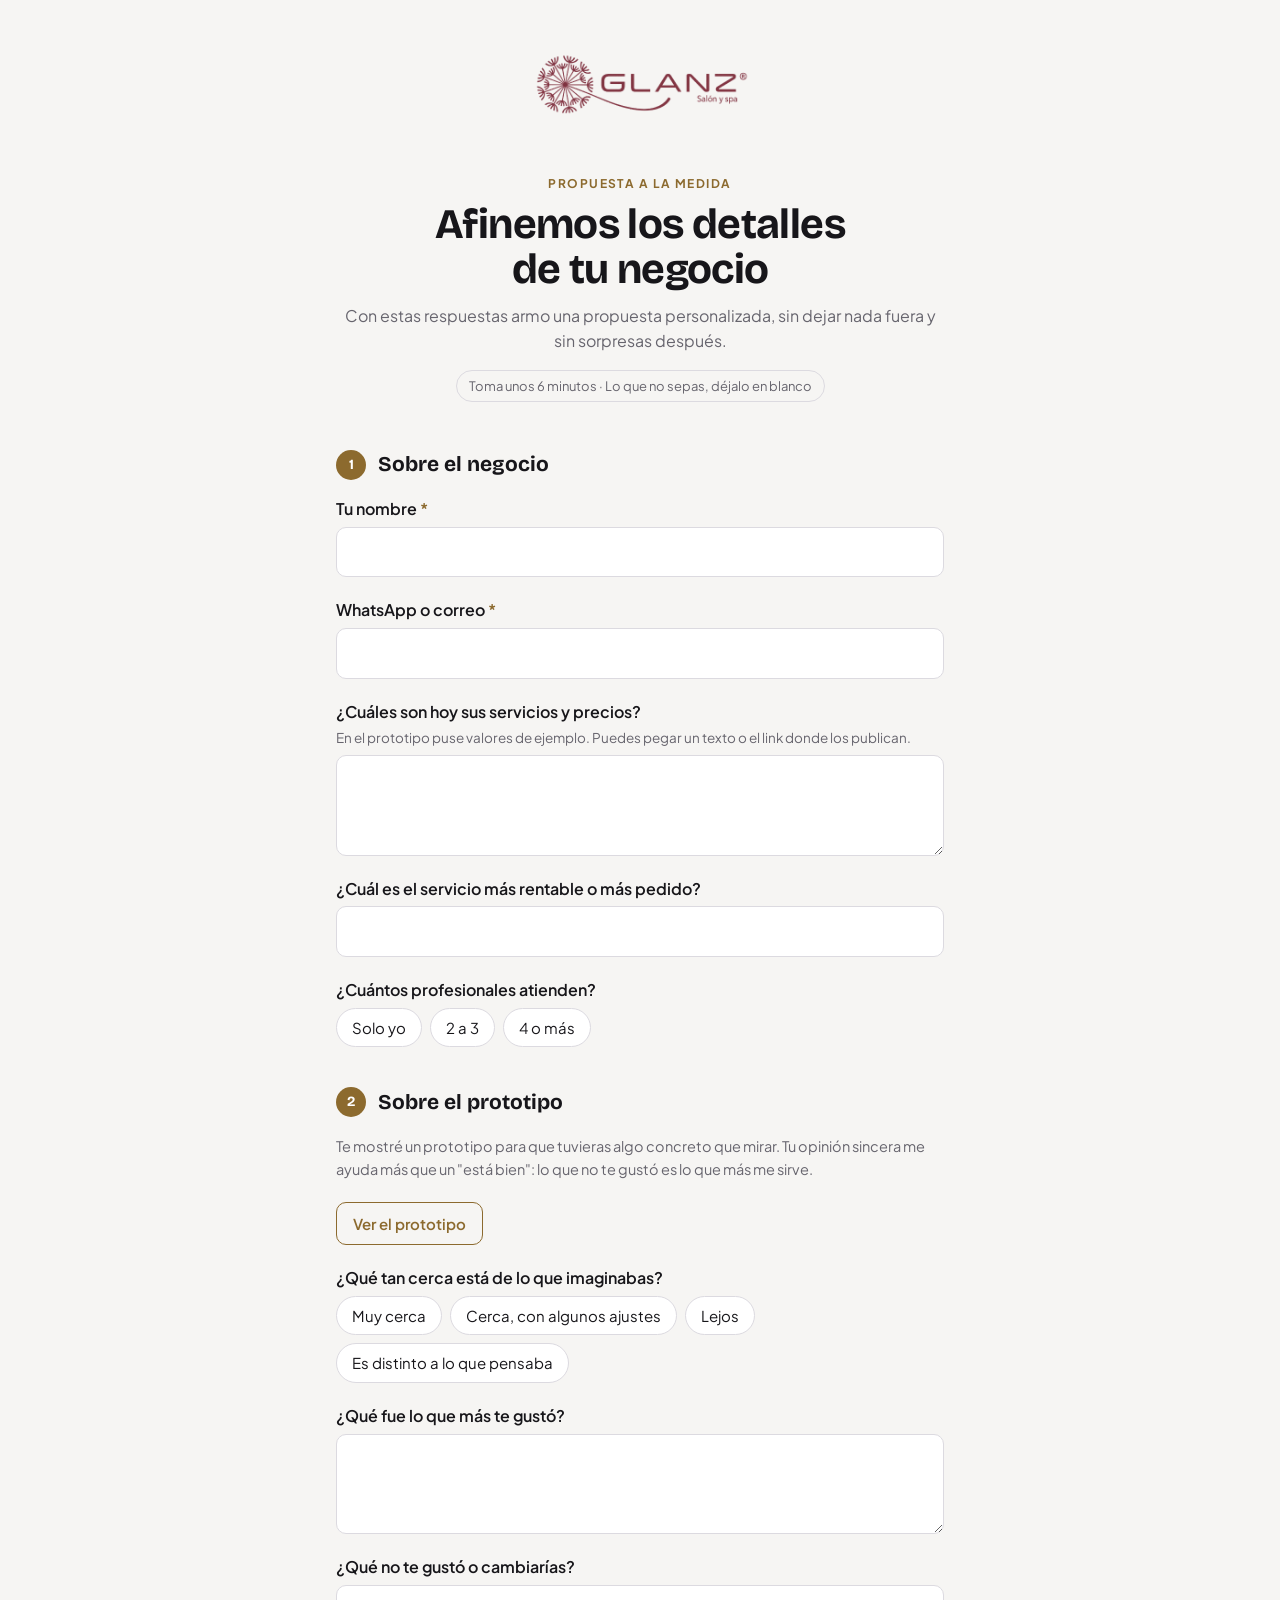
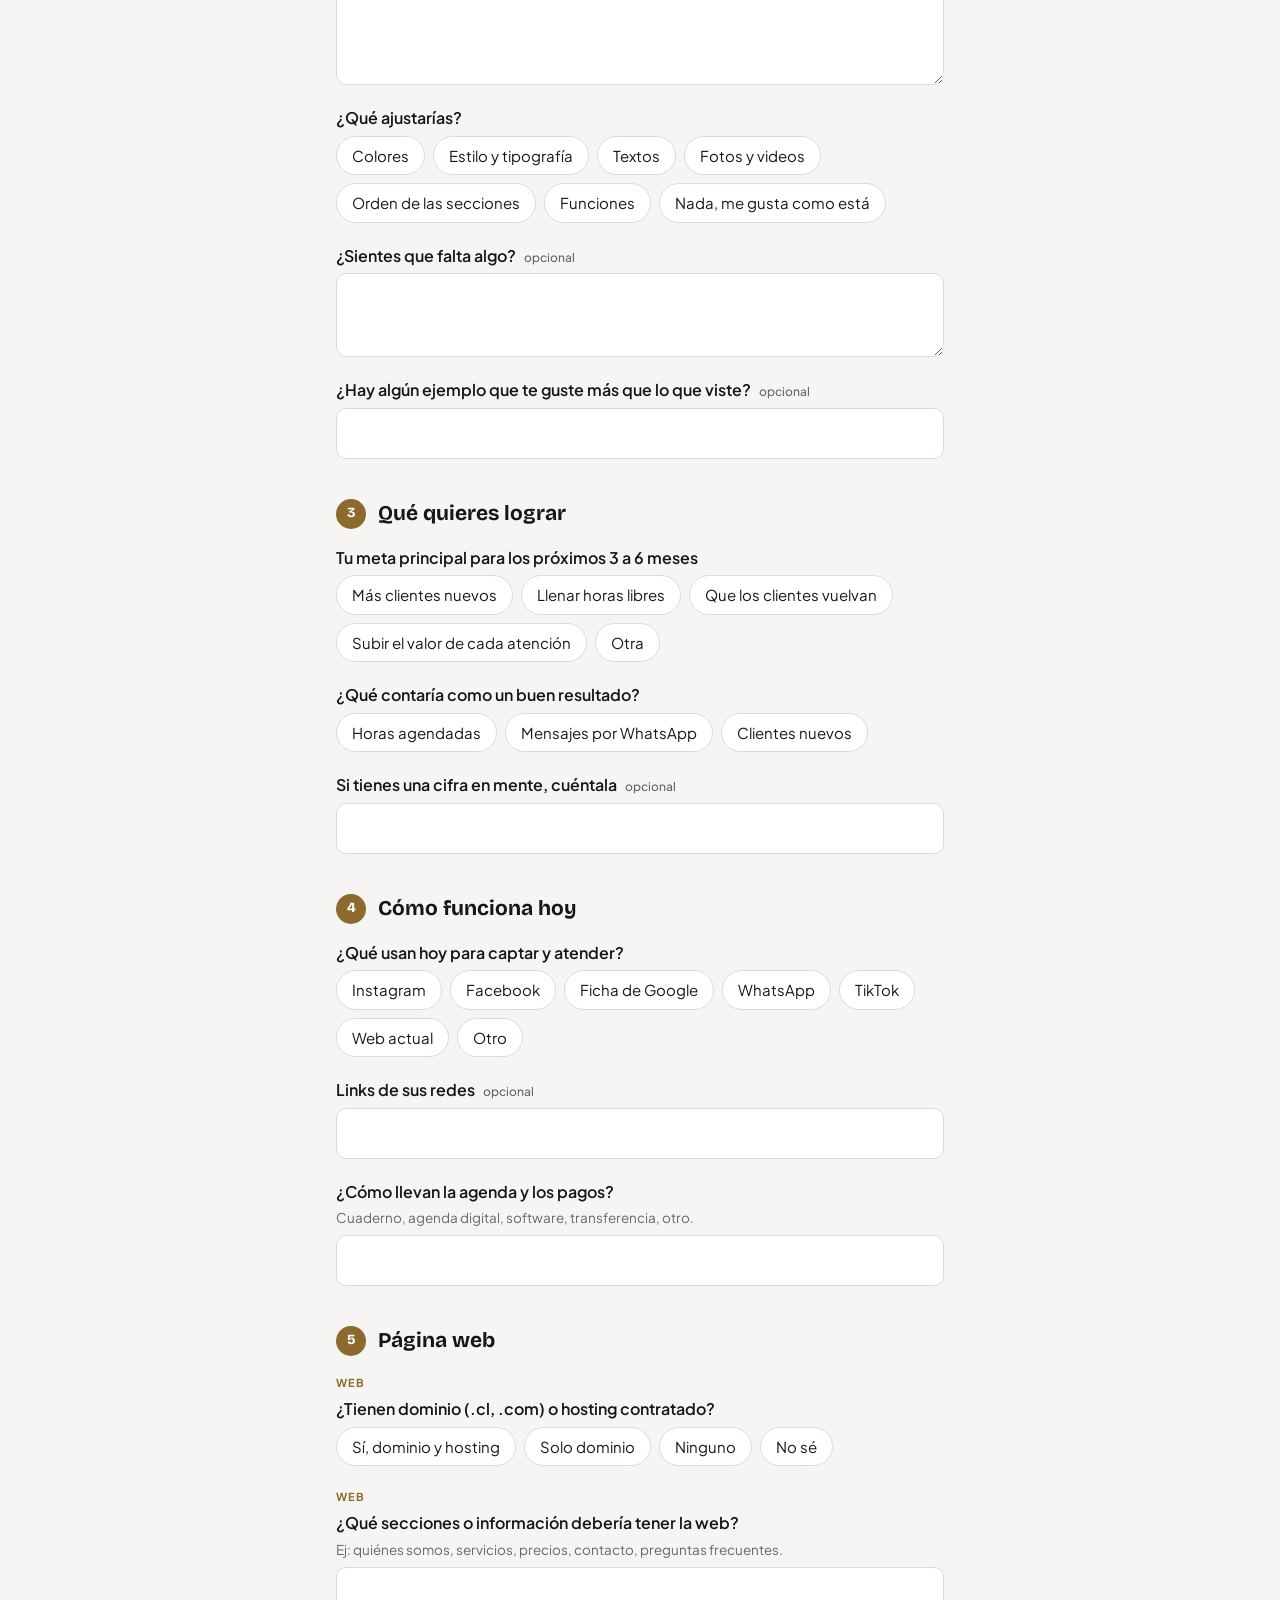
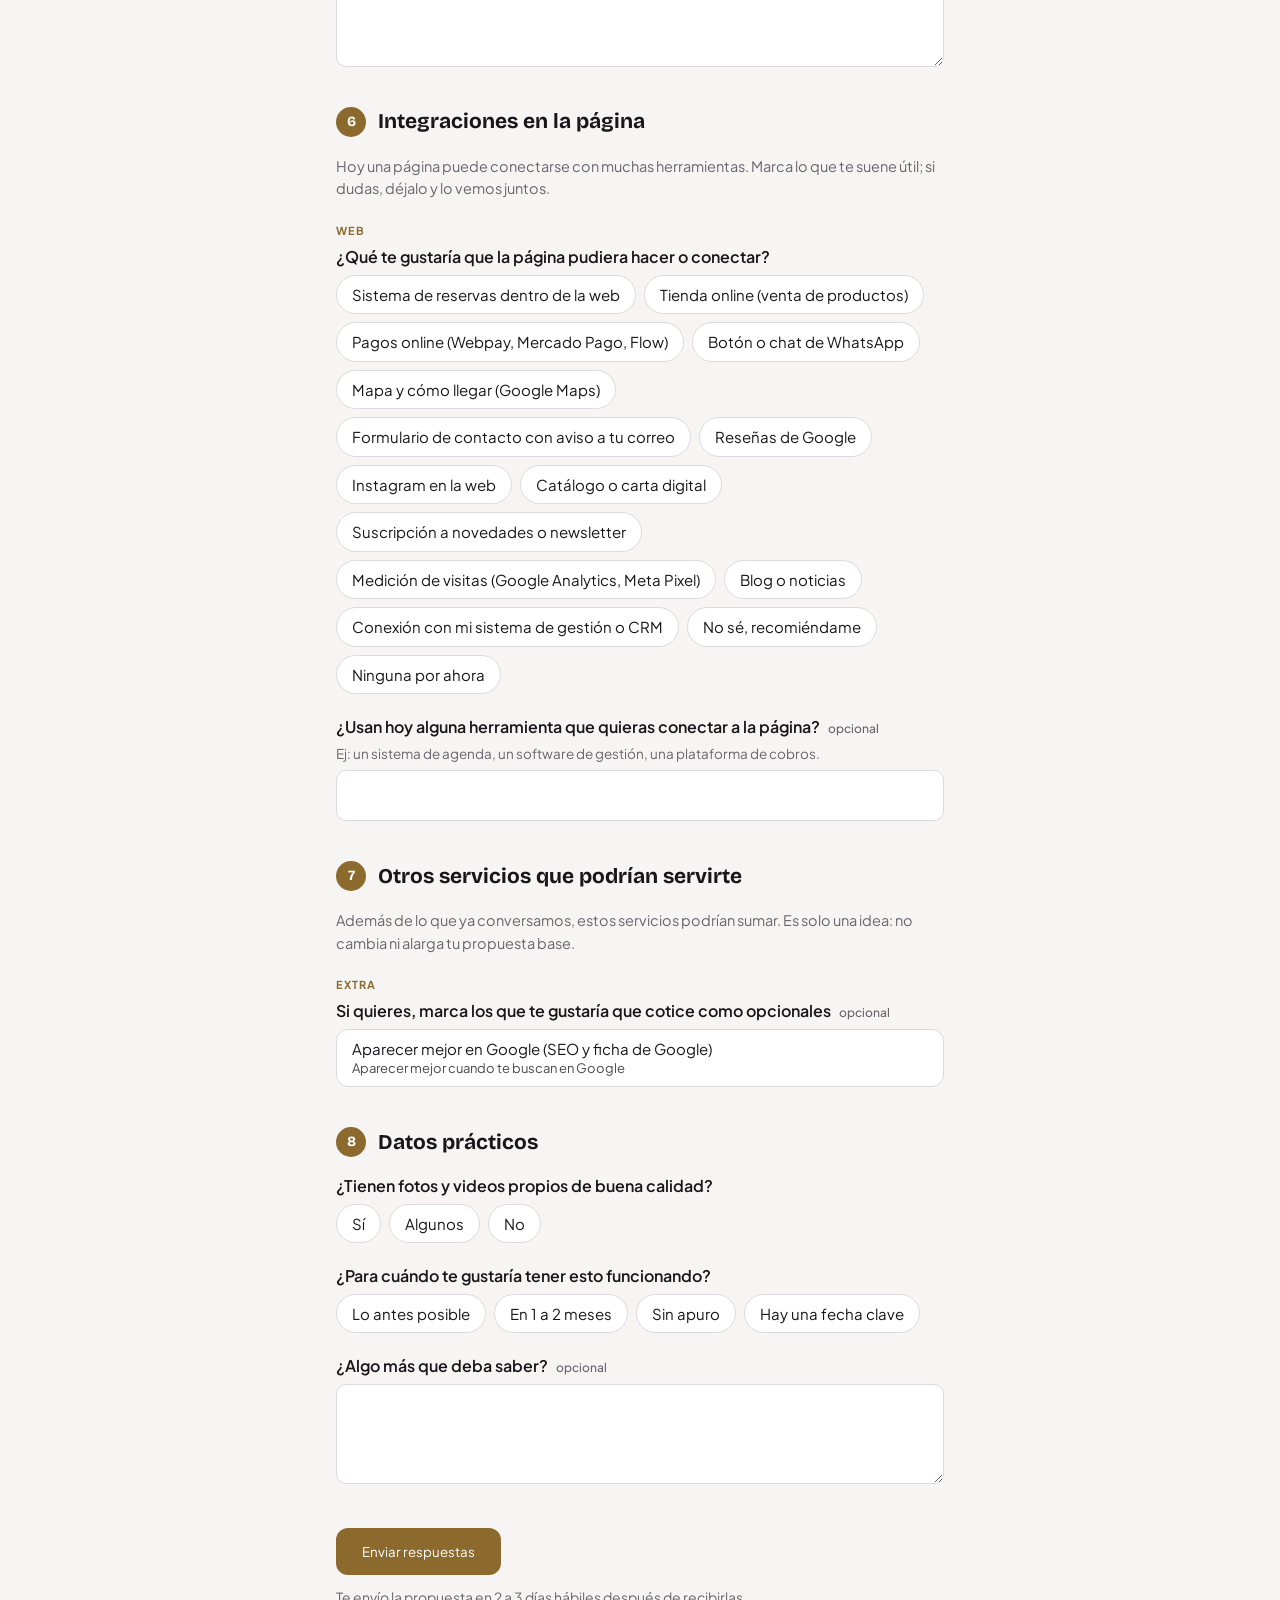
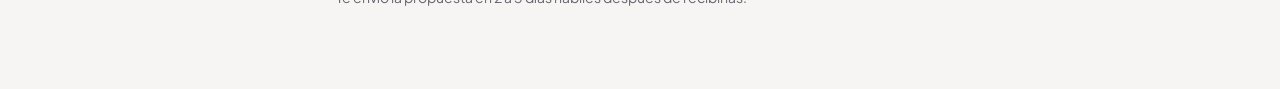
<file: consulta-musa.html>
<!doctype html>
<html lang="es">
<head>
<meta charset="utf-8">
<meta name="viewport" content="width=device-width, initial-scale=1">
<meta name="robots" content="noindex">
<meta name="theme-color" content="#f6f5f3">
<title>Musa Studio · Afinemos los detalles de tu negocio</title>
<link rel="preconnect" href="https://fonts.googleapis.com">
<link rel="stylesheet" href="https://fonts.googleapis.com/css2?family=Bricolage+Grotesque:opsz,wght@12..96,700&family=Plus+Jakarta+Sans:wght@400;500;600;700&display=swap">
<style>
:root{--bg:#0b0b0d;--panel:#15151a;--fg:#f3f1ee;--mut:#9b99a1;--line:#2b2b33;--field:#101014;--acc:#8C6A2E;--acc-fg:#ffffff}.light{--bg:#f6f5f3;--panel:#ffffff;--fg:#17161a;--mut:#67656e;--line:#dcdae0;--field:#ffffff}*{box-sizing:border-box}html{-webkit-text-size-adjust:100%}body{margin:0;background:var(--bg);color:var(--fg);font:16px/1.55 "Plus Jakarta Sans","Segoe UI",system-ui,sans-serif}.prog{position:fixed;inset:0 0 auto 0;height:3px;background:transparent;z-index:5}.prog i{display:block;height:100%;width:0;background:var(--acc);transition:width .25s}.wrap{max-width:640px;margin:0 auto;padding:28px 16px 80px}.brand{display:flex;flex-direction:column;align-items:center;gap:12px;margin-bottom:32px;text-align:center}.brand img{display:block;height:var(--lh,56px);width:auto;max-width:min(260px,64vw);object-fit:contain}.brand b{font:700 14px "Bricolage Grotesque",sans-serif;letter-spacing:.16em;text-transform:uppercase}#intro{text-align:center}.q[data-if]{padding-left:14px;border-left:2px solid var(--line)}.eyebrow{display:inline-block;color:var(--acc);font-weight:700;font-size:12px;letter-spacing:.12em;text-transform:uppercase;margin:0 0 8px}h1{font:700 clamp(30px,7vw,42px)/1.08 "Bricolage Grotesque",sans-serif;margin:0 0 12px;letter-spacing:-.015em;text-wrap:balance}.lead{color:var(--mut);margin:0 auto 16px;max-width:52ch}.meta{display:inline-block;font-size:13px;color:var(--mut);border:1px solid var(--line);border-radius:999px;padding:5px 12px;margin-bottom:8px}section.sec{margin-top:40px;display:flex;flex-direction:column;gap:22px}h2{display:flex;align-items:center;gap:12px;font:700 21px/1.2 "Bricolage Grotesque",sans-serif;margin:0 0 -4px}h2 .n{flex:none;display:grid;place-items:center;width:30px;height:30px;border-radius:50%;background:var(--acc);color:var(--acc-fg);font-size:14px}.q{display:flex;flex-direction:column;gap:7px}.ql{font-weight:600;line-height:1.35}.ql-t+.op{margin-left:8px}.op{font-style:normal;font-weight:500;font-size:12px;color:var(--mut)}.req .ql-t::after{content:" *";color:var(--acc)}.hint{color:var(--mut);font-size:13.5px;line-height:1.4}.tag{align-self:flex-start;font-size:11px;font-weight:700;letter-spacing:.08em;text-transform:uppercase;color:var(--acc)}input[type=text],select,textarea{width:100%;font:inherit;color:var(--fg);background:var(--field);border:1px solid var(--line);border-radius:10px;padding:12px 14px}textarea{resize:vertical;min-height:84px}select{appearance:auto}input:focus-visible,select:focus-visible,textarea:focus-visible{outline:2px solid var(--acc);outline-offset:1px;border-color:var(--acc)}.bad{border-color:#e5484d!important}.opts{display:flex;flex-wrap:wrap;gap:8px}.opt{position:relative}.opt input{position:absolute;opacity:0;inset:0;margin:0;cursor:pointer}.opt span{display:block;padding:9px 15px;border:1px solid var(--line);border-radius:999px;background:var(--field);font-size:15px;line-height:1.3}.opt input:checked+span{background:var(--acc);border-color:var(--acc);color:var(--acc-fg);font-weight:600}.opt input:focus-visible+span{outline:2px solid var(--acc);outline-offset:2px}.opts.list{flex-direction:column;align-items:stretch}.opts.list .opt span{border-radius:12px}.opt small{display:block;font-size:13px;font-weight:400;opacity:.78;margin-top:2px}.sec-intro{margin:0;color:var(--mut);font-size:14.5px}.sec-link{margin:0}.sec-link a{display:inline-block;text-decoration:none;font-weight:600;font-size:15px;border:1px solid var(--acc);color:var(--acc);border-radius:10px;padding:9px 16px}.sec-link a:focus-visible{outline:2px solid var(--fg);outline-offset:2px}.send{margin-top:44px;display:flex;flex-direction:column;gap:12px;align-items:flex-start}button.go{font:700 16px inherit;font-family:inherit;cursor:pointer;background:var(--acc);color:var(--acc-fg);border:0;border-radius:12px;padding:15px 26px}button.go:focus-visible,button.alt:focus-visible{outline:2px solid var(--fg);outline-offset:3px}.foot{color:var(--mut);font-size:14px;margin:0}.err{color:#e5484d;font-size:14px;margin:0}.thanks{margin-top:24px;text-align:center}.thanks h2{font-size:30px;justify-content:center}.thanks .row{display:flex;flex-wrap:wrap;gap:10px;margin-top:18px;justify-content:center}a.go,button.alt{display:inline-block;text-decoration:none;font:600 15px "Plus Jakarta Sans",sans-serif;cursor:pointer;border-radius:12px;padding:12px 20px}a.go{background:var(--acc);color:var(--acc-fg)}button.alt{background:transparent;color:var(--fg);border:1px solid var(--line)}.pvnote{background:var(--panel);border:1px dashed var(--line);border-radius:10px;padding:10px 14px;color:var(--mut);font-size:13.5px;margin-top:14px}[hidden]{display:none!important}.brand img.pad{padding:8px 12px;border-radius:10px;box-sizing:content-box}.brand img.dk{background:#141417}.brand img.lt{background:#f4f2ee}.side,.mob{display:none}.wrap{position:relative}.mob{position:fixed;z-index:2;bottom:calc(10px + env(safe-area-inset-bottom,0px));right:10px;width:clamp(48px,15vw,72px);height:auto;transform:rotate(7deg);pointer-events:none;filter:drop-shadow(0 3px 6px rgba(0,0,0,.2))}.page.has .mob{display:block}@media (min-width:1000px){.page.has .mob{display:none}.page.has .side{display:block;position:fixed;z-index:1;pointer-events:none;width:min(var(--ss,190px),calc((100vw - 700px)/2 - 24px))}.page.has .side.l{left:24px}.page.has .side.r{right:24px}.page.has.pos-diag .side.l,.page.has.pos-top .side{top:24px}.page.has.pos-diag .side.r,.page.has.pos-bottom .side{bottom:24px}.side img{display:block;width:100%;height:auto;filter:drop-shadow(0 4px 8px rgba(0,0,0,.22))}.side.l img{transform:rotate(-7deg)}.side.r img{transform:rotate(6deg)}}@media (prefers-reduced-motion:reduce){.prog i{transition:none}}
</style>
</head>
<body class="light">
<div class="prog" aria-hidden="true"><i id="bar"></i></div>
<div class="page" style="--ss:130px">
<div class="wrap">
<header class="brand" style="--lh:110px"><img src="[data-uri]" alt=""></header>
<div id="intro"><span class="eyebrow">Propuesta a la medida</span>
<h1>Afinemos los detalles de tu negocio</h1>
<p class="lead">Con estas respuestas armo una propuesta personalizada, sin dejar nada fuera y sin sorpresas después.</p>
<span class="meta">Toma unos 6 minutos · Lo que no sepas, déjalo en blanco</span></div>
<form id="f" novalidate>
<section class="sec"><h2 data-t="Sobre el negocio"><span class="n">1</span>Sobre el negocio</h2>
<div class="q req"><label class="ql" for="q_nombre" data-t="Tu nombre"><span class="ql-t">Tu nombre</span></label><input type="text" id="q_nombre" name="q_nombre" required autocomplete="off"></div>
<div class="q req"><label class="ql" for="q_contacto" data-t="WhatsApp o correo"><span class="ql-t">WhatsApp o correo</span></label><input type="text" id="q_contacto" name="q_contacto" required autocomplete="off"></div>
<div class="q"><label class="ql" for="q_planes" data-t="¿Cuáles son hoy sus servicios y precios?"><span class="ql-t">¿Cuáles son hoy sus servicios y precios?</span></label><span class="hint">En el prototipo puse valores de ejemplo. Puedes pegar un texto o el link donde los publican.</span><textarea id="q_planes" name="q_planes" rows="3"></textarea></div>
<div class="q"><label class="ql" for="q_rentable" data-t="¿Cuál es el servicio más rentable o más pedido?"><span class="ql-t">¿Cuál es el servicio más rentable o más pedido?</span></label><input type="text" id="q_rentable" name="q_rentable" autocomplete="off"></div>
<div class="q" role="group" aria-labelledby="l_cap"><div class="ql" id="l_cap" data-t="¿Cuántos profesionales atienden?"><span class="ql-t">¿Cuántos profesionales atienden?</span></div><div class="opts"><label class="opt"><input type="radio" name="q_cap" value="Solo yo"><span>Solo yo</span></label><label class="opt"><input type="radio" name="q_cap" value="2 a 3"><span>2 a 3</span></label><label class="opt"><input type="radio" name="q_cap" value="4 o más"><span>4 o más</span></label></div></div>
</section>
<section class="sec"><h2 data-t="Sobre el prototipo"><span class="n">2</span>Sobre el prototipo</h2><p class="sec-intro">Te mostré un prototipo para que tuvieras algo concreto que mirar. Tu opinión sincera me ayuda más que un &quot;está bien&quot;: lo que no te gustó es lo que más me sirve.</p><p class="sec-link"><a href="https://vicentebaricic.github.io/musastudio/" target="_blank" rel="noopener">Ver el prototipo</a></p>
<div class="q" role="group" aria-labelledby="l_proto_cerca"><div class="ql" id="l_proto_cerca" data-t="¿Qué tan cerca está de lo que imaginabas?"><span class="ql-t">¿Qué tan cerca está de lo que imaginabas?</span></div><div class="opts"><label class="opt"><input type="radio" name="q_proto_cerca" value="Muy cerca"><span>Muy cerca</span></label><label class="opt"><input type="radio" name="q_proto_cerca" value="Cerca, con algunos ajustes"><span>Cerca, con algunos ajustes</span></label><label class="opt"><input type="radio" name="q_proto_cerca" value="Lejos"><span>Lejos</span></label><label class="opt"><input type="radio" name="q_proto_cerca" value="Es distinto a lo que pensaba"><span>Es distinto a lo que pensaba</span></label></div></div>
<div class="q"><label class="ql" for="q_proto_gusto" data-t="¿Qué fue lo que más te gustó?"><span class="ql-t">¿Qué fue lo que más te gustó?</span></label><textarea id="q_proto_gusto" name="q_proto_gusto" rows="3"></textarea></div>
<div class="q"><label class="ql" for="q_proto_nogusto" data-t="¿Qué no te gustó o cambiarías?"><span class="ql-t">¿Qué no te gustó o cambiarías?</span></label><textarea id="q_proto_nogusto" name="q_proto_nogusto" rows="3"></textarea></div>
<div class="q" role="group" aria-labelledby="l_proto_ajustes"><div class="ql" id="l_proto_ajustes" data-t="¿Qué ajustarías?"><span class="ql-t">¿Qué ajustarías?</span></div><div class="opts"><label class="opt"><input type="checkbox" name="q_proto_ajustes" value="Colores"><span>Colores</span></label><label class="opt"><input type="checkbox" name="q_proto_ajustes" value="Estilo y tipografía"><span>Estilo y tipografía</span></label><label class="opt"><input type="checkbox" name="q_proto_ajustes" value="Textos"><span>Textos</span></label><label class="opt"><input type="checkbox" name="q_proto_ajustes" value="Fotos y videos"><span>Fotos y videos</span></label><label class="opt"><input type="checkbox" name="q_proto_ajustes" value="Orden de las secciones"><span>Orden de las secciones</span></label><label class="opt"><input type="checkbox" name="q_proto_ajustes" value="Funciones"><span>Funciones</span></label><label class="opt"><input type="checkbox" name="q_proto_ajustes" value="Nada, me gusta como está"><span>Nada, me gusta como está</span></label></div></div>
<div class="q"><label class="ql" for="q_proto_falta" data-t="¿Sientes que falta algo?"><span class="ql-t">¿Sientes que falta algo?</span><em class="op">opcional</em></label><textarea id="q_proto_falta" name="q_proto_falta" rows="2"></textarea></div>
<div class="q"><label class="ql" for="q_proto_ref" data-t="¿Hay algún ejemplo que te guste más que lo que viste?"><span class="ql-t">¿Hay algún ejemplo que te guste más que lo que viste?</span><em class="op">opcional</em></label><input type="text" id="q_proto_ref" name="q_proto_ref" autocomplete="off"></div>
</section>
<section class="sec"><h2 data-t="Qué quieres lograr"><span class="n">3</span>Qué quieres lograr</h2>
<div class="q" role="group" aria-labelledby="l_meta"><div class="ql" id="l_meta" data-t="Tu meta principal para los próximos 3 a 6 meses"><span class="ql-t">Tu meta principal para los próximos 3 a 6 meses</span></div><div class="opts"><label class="opt"><input type="radio" name="q_meta" value="Más clientes nuevos"><span>Más clientes nuevos</span></label><label class="opt"><input type="radio" name="q_meta" value="Llenar horas libres"><span>Llenar horas libres</span></label><label class="opt"><input type="radio" name="q_meta" value="Que los clientes vuelvan"><span>Que los clientes vuelvan</span></label><label class="opt"><input type="radio" name="q_meta" value="Subir el valor de cada atención"><span>Subir el valor de cada atención</span></label><label class="opt"><input type="radio" name="q_meta" value="Otra"><span>Otra</span></label></div></div>
<div class="q" role="group" aria-labelledby="l_exito"><div class="ql" id="l_exito" data-t="¿Qué contaría como un buen resultado?"><span class="ql-t">¿Qué contaría como un buen resultado?</span></div><div class="opts"><label class="opt"><input type="checkbox" name="q_exito" value="Horas agendadas"><span>Horas agendadas</span></label><label class="opt"><input type="checkbox" name="q_exito" value="Mensajes por WhatsApp"><span>Mensajes por WhatsApp</span></label><label class="opt"><input type="checkbox" name="q_exito" value="Clientes nuevos"><span>Clientes nuevos</span></label></div></div>
<div class="q"><label class="ql" for="q_cifra" data-t="Si tienes una cifra en mente, cuéntala"><span class="ql-t">Si tienes una cifra en mente, cuéntala</span><em class="op">opcional</em></label><input type="text" id="q_cifra" name="q_cifra" autocomplete="off"></div>
</section>
<section class="sec"><h2 data-t="Cómo funciona hoy"><span class="n">4</span>Cómo funciona hoy</h2>
<div class="q" role="group" aria-labelledby="l_canales"><div class="ql" id="l_canales" data-t="¿Qué usan hoy para captar y atender?"><span class="ql-t">¿Qué usan hoy para captar y atender?</span></div><div class="opts"><label class="opt"><input type="checkbox" name="q_canales" value="Instagram"><span>Instagram</span></label><label class="opt"><input type="checkbox" name="q_canales" value="Facebook"><span>Facebook</span></label><label class="opt"><input type="checkbox" name="q_canales" value="Ficha de Google"><span>Ficha de Google</span></label><label class="opt"><input type="checkbox" name="q_canales" value="WhatsApp"><span>WhatsApp</span></label><label class="opt"><input type="checkbox" name="q_canales" value="TikTok"><span>TikTok</span></label><label class="opt"><input type="checkbox" name="q_canales" value="Web actual"><span>Web actual</span></label><label class="opt"><input type="checkbox" name="q_canales" value="Otro"><span>Otro</span></label></div></div>
<div class="q"><label class="ql" for="q_links" data-t="Links de sus redes"><span class="ql-t">Links de sus redes</span><em class="op">opcional</em></label><input type="text" id="q_links" name="q_links" autocomplete="off"></div>
<div class="q"><label class="ql" for="q_gestion" data-t="¿Cómo llevan la agenda y los pagos?"><span class="ql-t">¿Cómo llevan la agenda y los pagos?</span></label><span class="hint">Cuaderno, agenda digital, software, transferencia, otro.</span><input type="text" id="q_gestion" name="q_gestion" autocomplete="off"></div>
</section>
<section class="sec"><h2 data-t="Página web"><span class="n">5</span>Página web</h2>
<div class="q" role="group" aria-labelledby="l_d_dominio"><span class="tag">Web</span><div class="ql" id="l_d_dominio" data-t="¿Tienen dominio (.cl, .com) o hosting contratado?"><span class="ql-t">¿Tienen dominio (.cl, .com) o hosting contratado?</span></div><div class="opts"><label class="opt"><input type="radio" name="q_d_dominio" value="Sí, dominio y hosting"><span>Sí, dominio y hosting</span></label><label class="opt"><input type="radio" name="q_d_dominio" value="Solo dominio"><span>Solo dominio</span></label><label class="opt"><input type="radio" name="q_d_dominio" value="Ninguno"><span>Ninguno</span></label><label class="opt"><input type="radio" name="q_d_dominio" value="No sé"><span>No sé</span></label></div></div>
<div class="q"><span class="tag">Web</span><label class="ql" for="q_d_secciones" data-t="¿Qué secciones o información debería tener la web?"><span class="ql-t">¿Qué secciones o información debería tener la web?</span></label><span class="hint">Ej: quiénes somos, servicios, precios, contacto, preguntas frecuentes.</span><textarea id="q_d_secciones" name="q_d_secciones" rows="3"></textarea></div>
</section>
<section class="sec"><h2 data-t="Integraciones en la página"><span class="n">6</span>Integraciones en la página</h2><p class="sec-intro">Hoy una página puede conectarse con muchas herramientas. Marca lo que te suene útil; si dudas, déjalo y lo vemos juntos.</p>
<div class="q" role="group" aria-labelledby="l_integra"><span class="tag">Web</span><div class="ql" id="l_integra" data-t="¿Qué te gustaría que la página pudiera hacer o conectar?"><span class="ql-t">¿Qué te gustaría que la página pudiera hacer o conectar?</span></div><div class="opts"><label class="opt"><input type="checkbox" name="q_integra" value="Sistema de reservas dentro de la web"><span>Sistema de reservas dentro de la web</span></label><label class="opt"><input type="checkbox" name="q_integra" value="Tienda online (venta de productos)"><span>Tienda online (venta de productos)</span></label><label class="opt"><input type="checkbox" name="q_integra" value="Pagos online (Webpay, Mercado Pago, Flow)"><span>Pagos online (Webpay, Mercado Pago, Flow)</span></label><label class="opt"><input type="checkbox" name="q_integra" value="Botón o chat de WhatsApp"><span>Botón o chat de WhatsApp</span></label><label class="opt"><input type="checkbox" name="q_integra" value="Mapa y cómo llegar (Google Maps)"><span>Mapa y cómo llegar (Google Maps)</span></label><label class="opt"><input type="checkbox" name="q_integra" value="Formulario de contacto con aviso a tu correo"><span>Formulario de contacto con aviso a tu correo</span></label><label class="opt"><input type="checkbox" name="q_integra" value="Reseñas de Google"><span>Reseñas de Google</span></label><label class="opt"><input type="checkbox" name="q_integra" value="Instagram en la web"><span>Instagram en la web</span></label><label class="opt"><input type="checkbox" name="q_integra" value="Catálogo o carta digital"><span>Catálogo o carta digital</span></label><label class="opt"><input type="checkbox" name="q_integra" value="Suscripción a novedades o newsletter"><span>Suscripción a novedades o newsletter</span></label><label class="opt"><input type="checkbox" name="q_integra" value="Medición de visitas (Google Analytics, Meta Pixel)"><span>Medición de visitas (Google Analytics, Meta Pixel)</span></label><label class="opt"><input type="checkbox" name="q_integra" value="Blog o noticias"><span>Blog o noticias</span></label><label class="opt"><input type="checkbox" name="q_integra" value="Conexión con mi sistema de gestión o CRM"><span>Conexión con mi sistema de gestión o CRM</span></label><label class="opt"><input type="checkbox" name="q_integra" value="No sé, recomiéndame"><span>No sé, recomiéndame</span></label><label class="opt"><input type="checkbox" name="q_integra" value="Ninguna por ahora"><span>Ninguna por ahora</span></label></div></div>
<div class="q" data-if="Sistema de reservas dentro de la web" hidden><span class="tag">Reservas</span><label class="ql" for="q_i_res_que" data-t="¿Qué quieres que los clientes puedan reservar?"><span class="ql-t">¿Qué quieres que los clientes puedan reservar?</span></label><span class="hint">Clases, horas, mesas, consultas…</span><input type="text" id="q_i_res_que" name="q_i_res_que" autocomplete="off"></div>
<div class="q" data-if="Sistema de reservas dentro de la web" hidden role="group" aria-labelledby="l_i_res_como"><span class="tag">Reservas</span><div class="ql" id="l_i_res_como" data-t="¿Cómo agendan hoy?"><span class="ql-t">¿Cómo agendan hoy?</span></div><div class="opts"><label class="opt"><input type="radio" name="q_i_res_como" value="WhatsApp"><span>WhatsApp</span></label><label class="opt"><input type="radio" name="q_i_res_como" value="Teléfono"><span>Teléfono</span></label><label class="opt"><input type="radio" name="q_i_res_como" value="Planilla o agenda"><span>Planilla o agenda</span></label><label class="opt"><input type="radio" name="q_i_res_como" value="Software"><span>Software</span></label><label class="opt"><input type="radio" name="q_i_res_como" value="Otro"><span>Otro</span></label></div></div>
<div class="q" data-if="Sistema de reservas dentro de la web" hidden role="group" aria-labelledby="l_i_res_cant"><span class="tag">Reservas</span><div class="ql" id="l_i_res_cant" data-t="¿Cuántos profesionales, salas o mesas se agendan por separado?"><span class="ql-t">¿Cuántos profesionales, salas o mesas se agendan por separado?</span></div><div class="opts"><label class="opt"><input type="radio" name="q_i_res_cant" value="Uno solo"><span>Uno solo</span></label><label class="opt"><input type="radio" name="q_i_res_cant" value="2 a 5"><span>2 a 5</span></label><label class="opt"><input type="radio" name="q_i_res_cant" value="Más de 5"><span>Más de 5</span></label><label class="opt"><input type="radio" name="q_i_res_cant" value="No sé"><span>No sé</span></label></div></div>
<div class="q" data-if="Sistema de reservas dentro de la web" hidden role="group" aria-labelledby="l_i_res_pago"><span class="tag">Reservas</span><div class="ql" id="l_i_res_pago" data-t="¿Quieres que paguen o dejen un abono al reservar?"><span class="ql-t">¿Quieres que paguen o dejen un abono al reservar?</span></div><div class="opts"><label class="opt"><input type="radio" name="q_i_res_pago" value="Sí, pago completo"><span>Sí, pago completo</span></label><label class="opt"><input type="radio" name="q_i_res_pago" value="Sí, un abono"><span>Sí, un abono</span></label><label class="opt"><input type="radio" name="q_i_res_pago" value="No, pagan en el local"><span>No, pagan en el local</span></label><label class="opt"><input type="radio" name="q_i_res_pago" value="No sé"><span>No sé</span></label></div></div>
<div class="q" data-if="Tienda online (venta de productos)" hidden role="group" aria-labelledby="l_i_shop_n"><span class="tag">Tienda</span><div class="ql" id="l_i_shop_n" data-t="¿Cuántos productos venderían aproximadamente?"><span class="ql-t">¿Cuántos productos venderían aproximadamente?</span></div><div class="opts"><label class="opt"><input type="radio" name="q_i_shop_n" value="Menos de 20"><span>Menos de 20</span></label><label class="opt"><input type="radio" name="q_i_shop_n" value="20 a 100"><span>20 a 100</span></label><label class="opt"><input type="radio" name="q_i_shop_n" value="Más de 100"><span>Más de 100</span></label></div></div>
<div class="q" data-if="Tienda online (venta de productos)" hidden><span class="tag">Tienda</span><label class="ql" for="q_i_shop_inv" data-t="¿Cómo manejan el inventario hoy?"><span class="ql-t">¿Cómo manejan el inventario hoy?</span></label><span class="hint">Planilla, sistema, de memoria…</span><input type="text" id="q_i_shop_inv" name="q_i_shop_inv" autocomplete="off"></div>
<div class="q" data-if="Tienda online (venta de productos)" hidden role="group" aria-labelledby="l_i_shop_desp"><span class="tag">Tienda</span><div class="ql" id="l_i_shop_desp" data-t="¿Cómo enviarían los pedidos?"><span class="ql-t">¿Cómo enviarían los pedidos?</span></div><div class="opts"><label class="opt"><input type="radio" name="q_i_shop_desp" value="Courier"><span>Courier</span></label><label class="opt"><input type="radio" name="q_i_shop_desp" value="Despacho propio"><span>Despacho propio</span></label><label class="opt"><input type="radio" name="q_i_shop_desp" value="Retiro en tienda"><span>Retiro en tienda</span></label><label class="opt"><input type="radio" name="q_i_shop_desp" value="Varios"><span>Varios</span></label></div></div>
<div class="q" data-if="Pagos online (Webpay, Mercado Pago, Flow)" hidden role="group" aria-labelledby="l_i_pay_que"><span class="tag">Pagos</span><div class="ql" id="l_i_pay_que" data-t="¿Qué te gustaría cobrar online?"><span class="ql-t">¿Qué te gustaría cobrar online?</span></div><div class="opts"><label class="opt"><input type="checkbox" name="q_i_pay_que" value="Productos"><span>Productos</span></label><label class="opt"><input type="checkbox" name="q_i_pay_que" value="Planes o suscripciones"><span>Planes o suscripciones</span></label><label class="opt"><input type="checkbox" name="q_i_pay_que" value="Servicios o clases sueltas"><span>Servicios o clases sueltas</span></label><label class="opt"><input type="checkbox" name="q_i_pay_que" value="Reservas o abonos"><span>Reservas o abonos</span></label><label class="opt"><input type="checkbox" name="q_i_pay_que" value="Otro"><span>Otro</span></label></div></div>
<div class="q" data-if="Tienda online (venta de productos)||Pagos online (Webpay, Mercado Pago, Flow)" hidden role="group" aria-labelledby="l_i_pay_medios"><span class="tag">Pagos</span><div class="ql" id="l_i_pay_medios" data-t="¿Con qué medios de pago quieren cobrar online?"><span class="ql-t">¿Con qué medios de pago quieren cobrar online?</span></div><div class="opts"><label class="opt"><input type="checkbox" name="q_i_pay_medios" value="Webpay"><span>Webpay</span></label><label class="opt"><input type="checkbox" name="q_i_pay_medios" value="Mercado Pago"><span>Mercado Pago</span></label><label class="opt"><input type="checkbox" name="q_i_pay_medios" value="Flow"><span>Flow</span></label><label class="opt"><input type="checkbox" name="q_i_pay_medios" value="Transferencia"><span>Transferencia</span></label><label class="opt"><input type="checkbox" name="q_i_pay_medios" value="Otro"><span>Otro</span></label></div></div>
<div class="q" data-if="Tienda online (venta de productos)||Pagos online (Webpay, Mercado Pago, Flow)" hidden role="group" aria-labelledby="l_i_pay_cuenta"><span class="tag">Pagos</span><div class="ql" id="l_i_pay_cuenta" data-t="¿Tienen cuenta en alguna pasarela de pago?"><span class="ql-t">¿Tienen cuenta en alguna pasarela de pago?</span></div><div class="opts"><label class="opt"><input type="radio" name="q_i_pay_cuenta" value="Sí"><span>Sí</span></label><label class="opt"><input type="radio" name="q_i_pay_cuenta" value="No"><span>No</span></label><label class="opt"><input type="radio" name="q_i_pay_cuenta" value="No sé"><span>No sé</span></label></div></div>
<div class="q"><label class="ql" for="q_integra_herr" data-t="¿Usan hoy alguna herramienta que quieras conectar a la página?"><span class="ql-t">¿Usan hoy alguna herramienta que quieras conectar a la página?</span><em class="op">opcional</em></label><span class="hint">Ej: un sistema de agenda, un software de gestión, una plataforma de cobros.</span><input type="text" id="q_integra_herr" name="q_integra_herr" autocomplete="off"></div>
</section>
<section class="sec"><h2 data-t="Otros servicios que podrían servirte"><span class="n">7</span>Otros servicios que podrían servirte</h2><p class="sec-intro">Además de lo que ya conversamos, estos servicios podrían sumar. Es solo una idea: no cambia ni alarga tu propuesta base.</p>
<div class="q" role="group" aria-labelledby="l_extras"><span class="tag">Extra</span><div class="ql" id="l_extras" data-t="Si quieres, marca los que te gustaría que cotice como opcionales"><span class="ql-t">Si quieres, marca los que te gustaría que cotice como opcionales</span><em class="op">opcional</em></div><div class="opts list"><label class="opt"><input type="checkbox" name="q_extras" value="Aparecer mejor en Google (SEO y ficha de Google)"><span>Aparecer mejor en Google (SEO y ficha de Google)<small>Aparecer mejor cuando te buscan en Google</small></span></label></div></div>
</section>
<section class="sec"><h2 data-t="Datos prácticos"><span class="n">8</span>Datos prácticos</h2>
<div class="q" role="group" aria-labelledby="l_material"><div class="ql" id="l_material" data-t="¿Tienen fotos y videos propios de buena calidad?"><span class="ql-t">¿Tienen fotos y videos propios de buena calidad?</span></div><div class="opts"><label class="opt"><input type="radio" name="q_material" value="Sí"><span>Sí</span></label><label class="opt"><input type="radio" name="q_material" value="Algunos"><span>Algunos</span></label><label class="opt"><input type="radio" name="q_material" value="No"><span>No</span></label></div></div>
<div class="q" role="group" aria-labelledby="l_inicio"><div class="ql" id="l_inicio" data-t="¿Para cuándo te gustaría tener esto funcionando?"><span class="ql-t">¿Para cuándo te gustaría tener esto funcionando?</span></div><div class="opts"><label class="opt"><input type="radio" name="q_inicio" value="Lo antes posible"><span>Lo antes posible</span></label><label class="opt"><input type="radio" name="q_inicio" value="En 1 a 2 meses"><span>En 1 a 2 meses</span></label><label class="opt"><input type="radio" name="q_inicio" value="Sin apuro"><span>Sin apuro</span></label><label class="opt"><input type="radio" name="q_inicio" value="Hay una fecha clave"><span>Hay una fecha clave</span></label></div></div>
<div class="q"><label class="ql" for="q_mas" data-t="¿Algo más que deba saber?"><span class="ql-t">¿Algo más que deba saber?</span><em class="op">opcional</em></label><textarea id="q_mas" name="q_mas" rows="3"></textarea></div>
</section>
<div class="send"><button class="go" type="submit">Enviar respuestas</button><p class="foot">Te envío la propuesta en 2 a 3 días hábiles después de recibirlas.</p><p class="err" id="err" role="alert" hidden></p></div>
</form>
<div class="thanks" id="thanks" hidden><h2>¡Gracias! 🙌</h2><p class="lead" id="tmsg">Recibí tus respuestas. Te escribo pronto con la propuesta.</p><div class="row" id="trow"></div></div>
</div></div>
<script>
var CFG={"endpoint":"https://formspree.io/f/xyezablq","wa":"56988202844","brand":"Musa Studio","preview":false,"subject":"Consulta · Musa Studio"};
var f=document.getElementById("f"),bar=document.getElementById("bar"),err=document.getElementById("err");
function answered(q){var e=q.querySelectorAll("input,select,textarea"),k;for(k=0;k<e.length;k++){var x=e[k];if((x.type==="checkbox"||x.type==="radio")?x.checked:x.value.trim())return true}return false}
function progress(){var qs=f.querySelectorAll(".q:not([hidden])"),n=0;qs.forEach(function(q){if(answered(q))n++});bar.style.width=(qs.length?Math.round(100*n/qs.length):0)+"%"}
f.addEventListener("input",progress);f.addEventListener("change",progress);
function reveal(){var on={};f.querySelectorAll("input[type=checkbox]:checked").forEach(function(i){on[i.value]=1});f.querySelectorAll("[data-if]").forEach(function(el){el.hidden=!el.dataset.if.split("||").some(function(k){return on[k]})});progress()}
f.addEventListener("change",reveal);reveal();
function collect(){var out=[];f.querySelectorAll("section.sec").forEach(function(sec){var rows=[];sec.querySelectorAll(".q:not([hidden])").forEach(function(q){var v=[];q.querySelectorAll("input,select,textarea").forEach(function(el){if(el.type==="checkbox"||el.type==="radio"){if(el.checked)v.push(el.value)}else if(el.value.trim())v.push(el.value.trim())});if(v.length)rows.push([q.querySelector(".ql").dataset.t,v.join(", ")])});if(rows.length)out.push([sec.querySelector("h2").dataset.t,rows])});return out}
function asText(data){var t="*"+CFG.subject+"*\n";data.forEach(function(s){t+="\n*"+s[0]+"*\n";s[1].forEach(function(r){t+="- "+r[0]+": "+r[1]+"\n"})});return t}
function copyText(t,btn){function done(){btn.textContent="Copiado"}if(navigator.clipboard&&navigator.clipboard.writeText){navigator.clipboard.writeText(t).then(done,function(){fb()})}else fb();function fb(){var a=document.createElement("textarea");a.value=t;document.body.appendChild(a);a.select();try{document.execCommand("copy");done()}catch(e){}a.remove()}}
function showThanks(text,sent){f.hidden=true;document.getElementById("intro").hidden=true;var th=document.getElementById("thanks"),row=document.getElementById("trow");th.hidden=false;
  if(CFG.preview){document.getElementById("tmsg").textContent="Así se ve el mensaje final. En vista previa no se envió nada."}
  if(!sent){document.getElementById("tmsg").textContent="Último paso: envíame tus respuestas por WhatsApp para que pueda armar tu propuesta.";}
  if(CFG.wa){var a=document.createElement("a");a.className="go";a.target="_blank";a.rel="noopener";a.href="https://wa.me/"+CFG.wa+"?text="+encodeURIComponent(text);a.textContent="Enviar por WhatsApp";row.appendChild(a)}
  var b=document.createElement("button");b.type="button";b.className="alt";b.textContent="Copiar mis respuestas";b.onclick=function(){copyText(text,b)};row.appendChild(b);window.scrollTo(0,0)}
f.addEventListener("submit",function(e){e.preventDefault();err.hidden=true;
  var bad=null;f.querySelectorAll(".req input").forEach(function(i){if(!i.value.trim()){i.classList.add("bad");bad=bad||i}else i.classList.remove("bad")});
  if(bad){err.textContent="Completa tu nombre y un WhatsApp o correo para que pueda responderte.";err.hidden=false;bad.focus();return}
  var data=collect(),text=asText(data);
  if(CFG.preview){showThanks(text,!!CFG.endpoint);return}
  if(!CFG.endpoint){showThanks(text,false);return}
  var btn=f.querySelector("button.go");btn.disabled=true;btn.textContent="Enviando…";
  var payload={_subject:CFG.subject,resumen:text};data.forEach(function(s){s[1].forEach(function(r){payload[r[0]]=r[1]})});
  fetch(CFG.endpoint,{method:"POST",headers:{"Content-Type":"application/json","Accept":"application/json"},body:JSON.stringify(payload)})
   .then(function(r){if(!r.ok)throw 0;showThanks(text,true)})
   .catch(function(){btn.disabled=false;btn.textContent="Enviar respuestas";err.textContent="No pude enviar el formulario. Intenta de nuevo o escríbeme directo por WhatsApp.";err.hidden=false})});
</script>
</body>
</html>
</file>
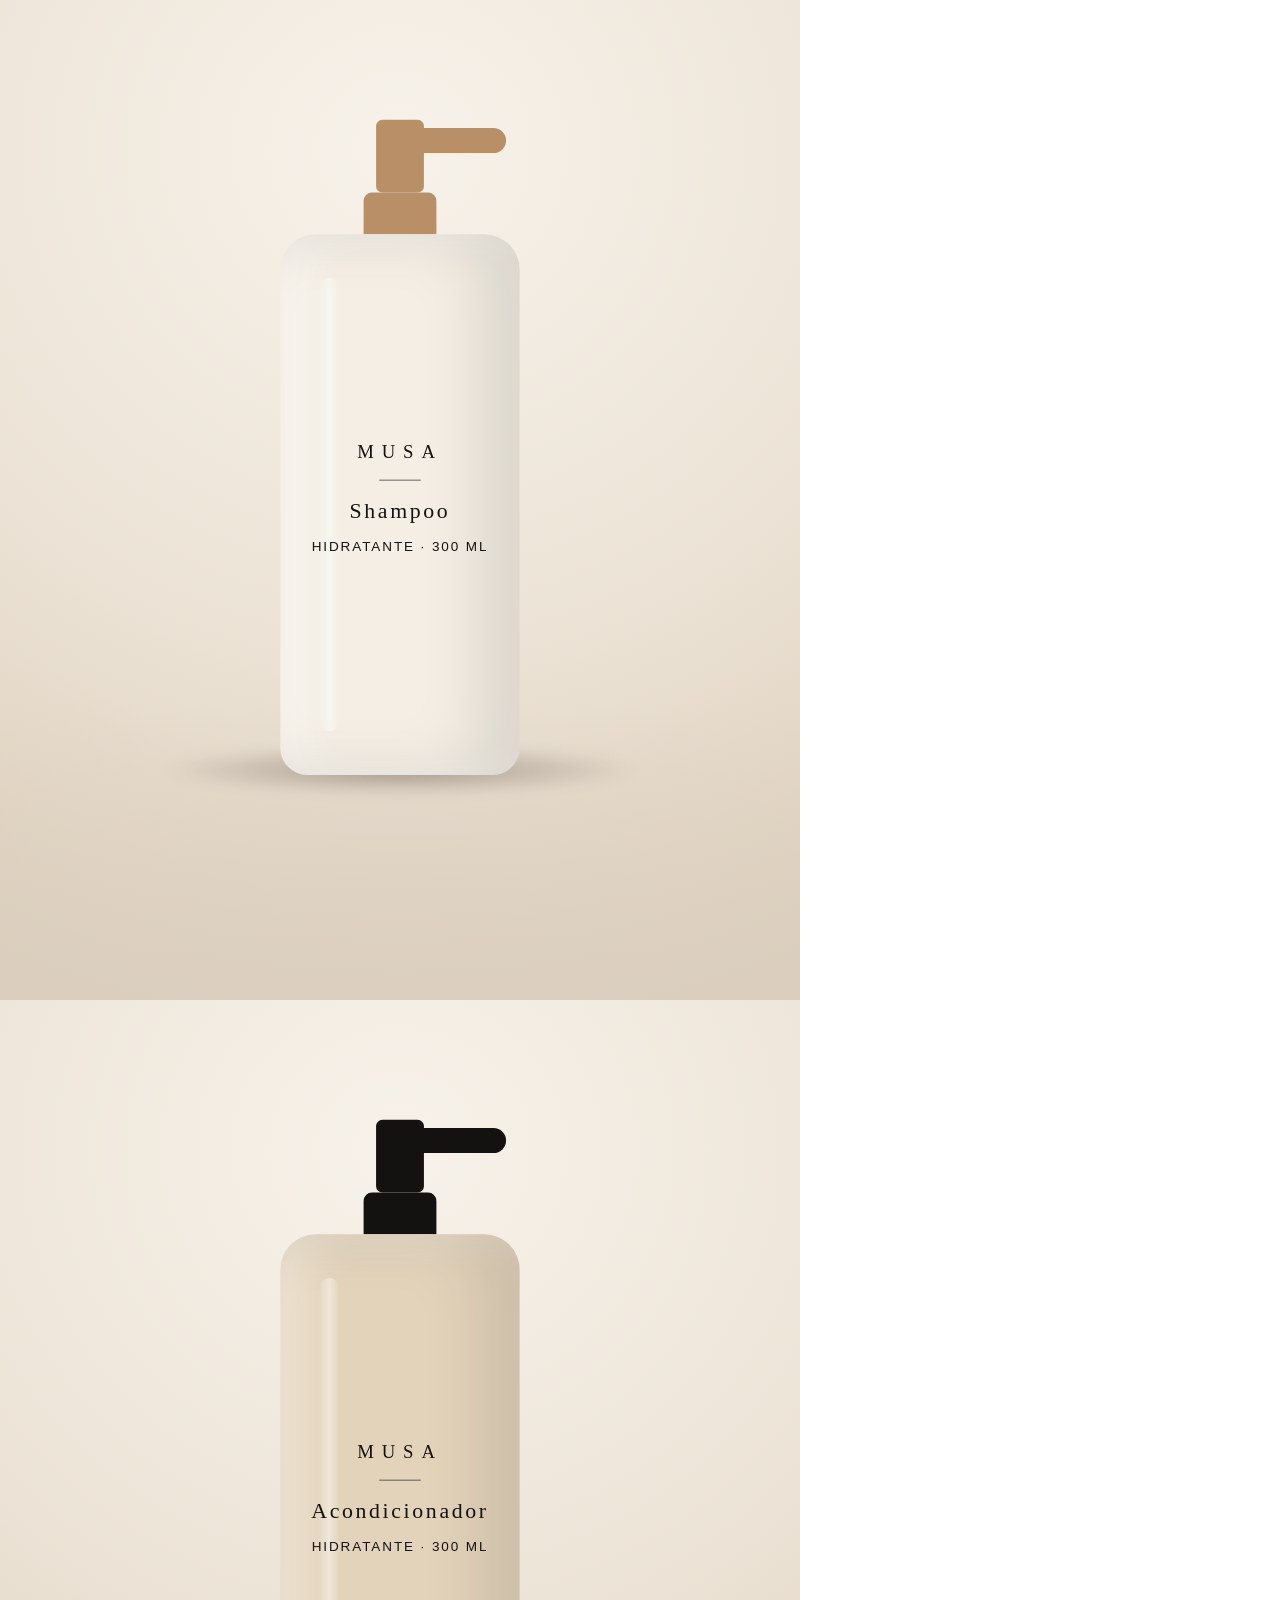
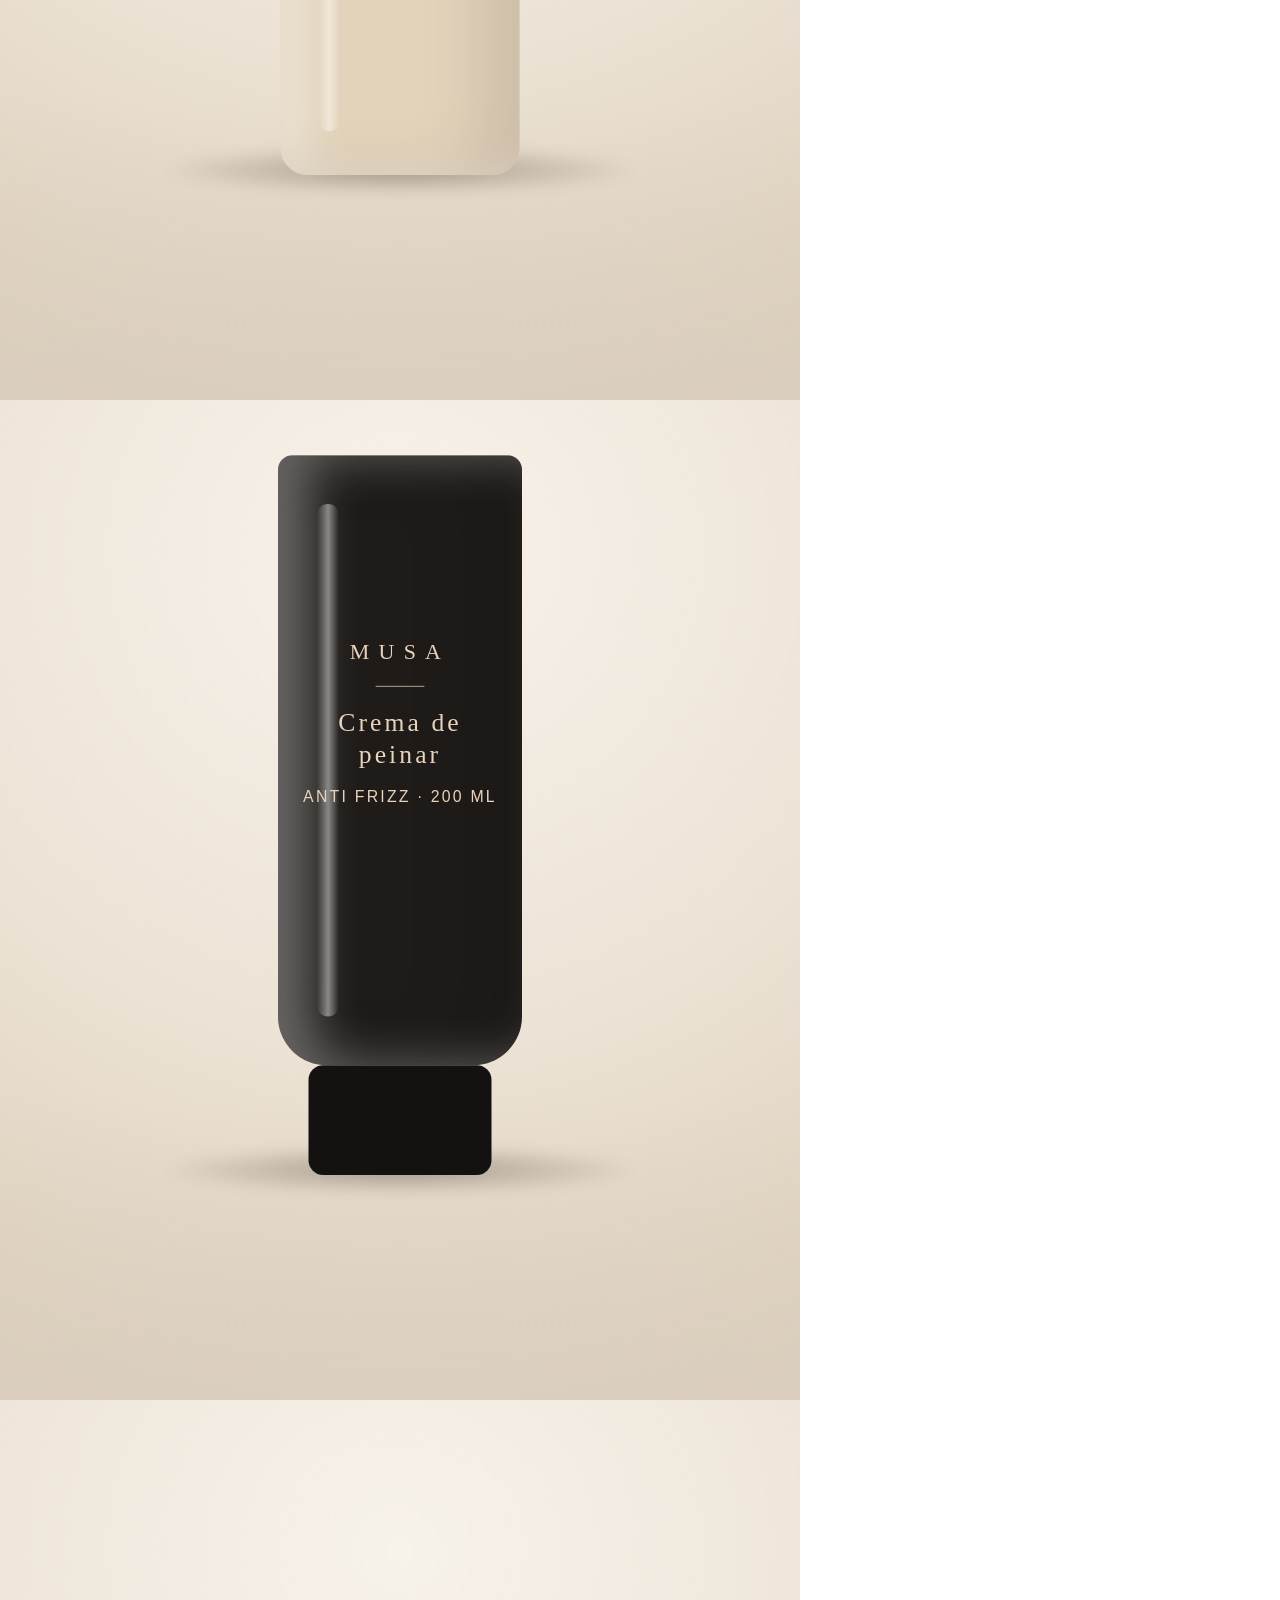
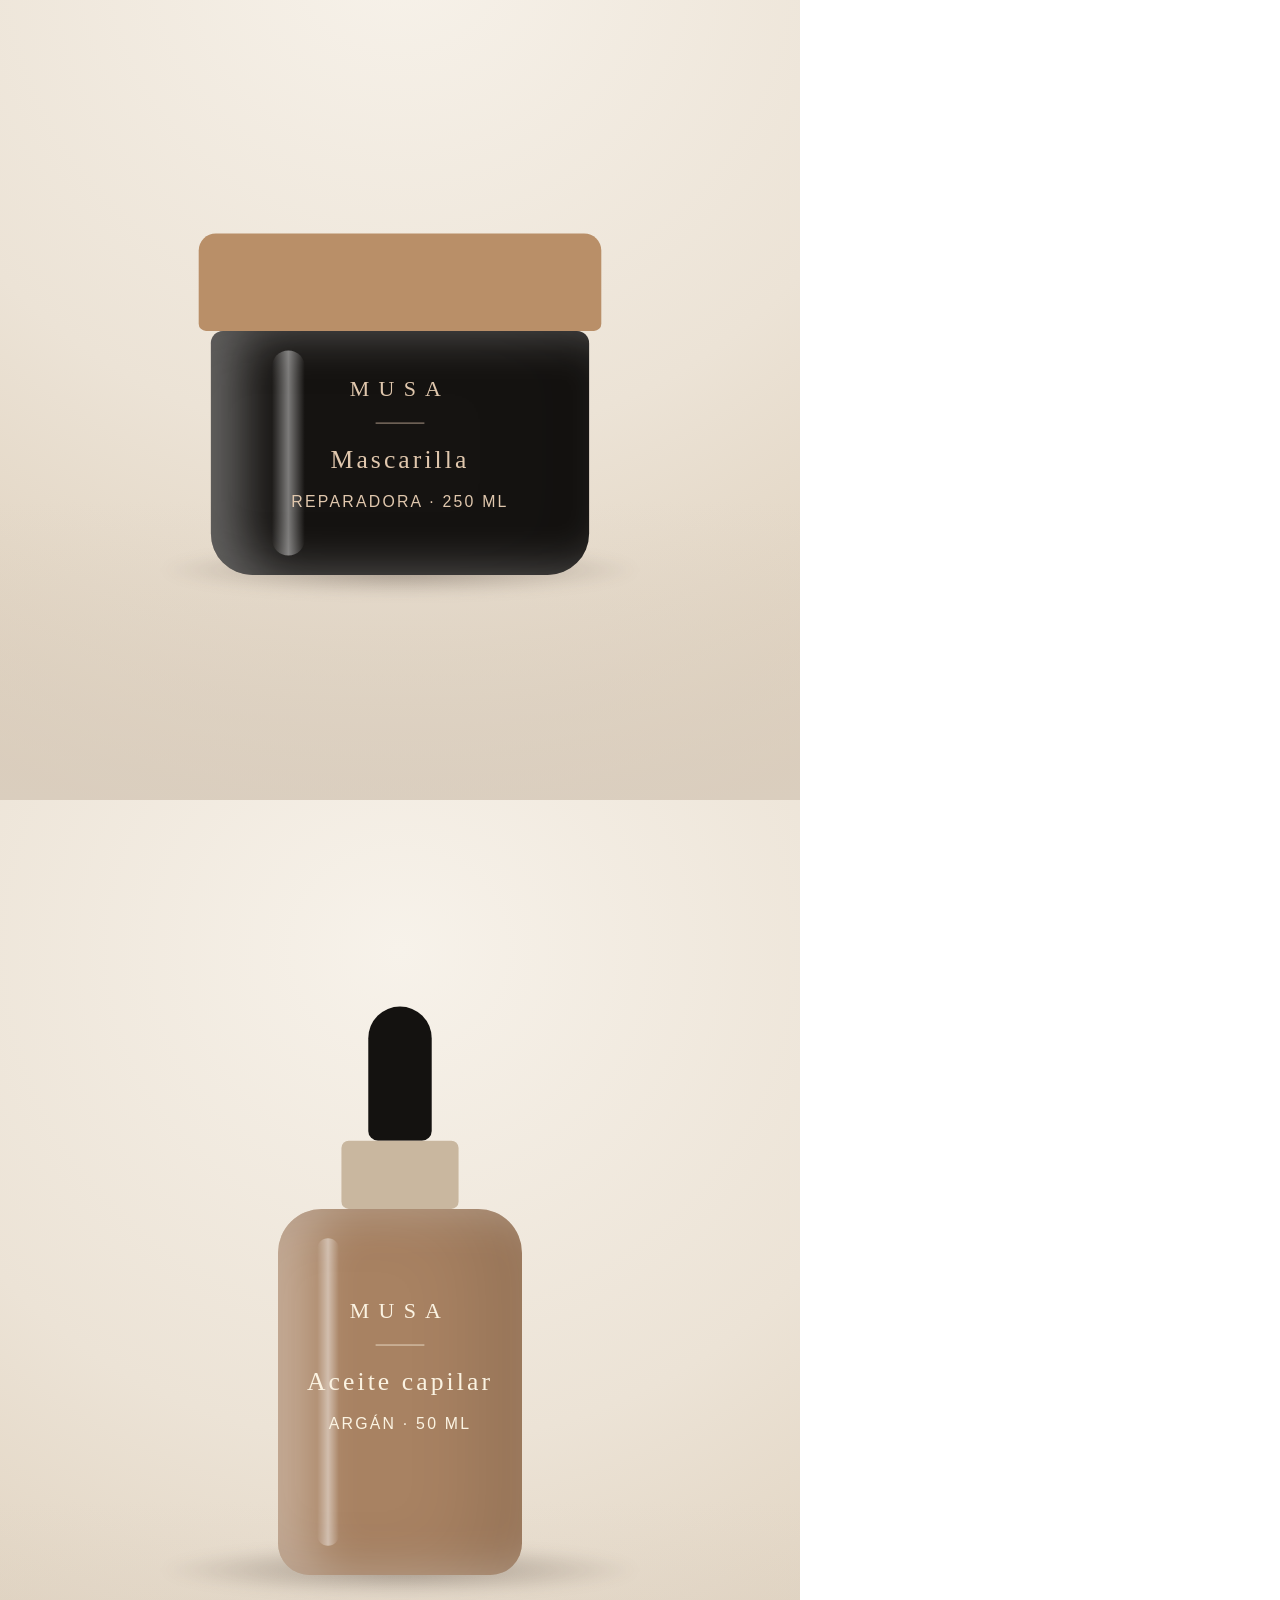
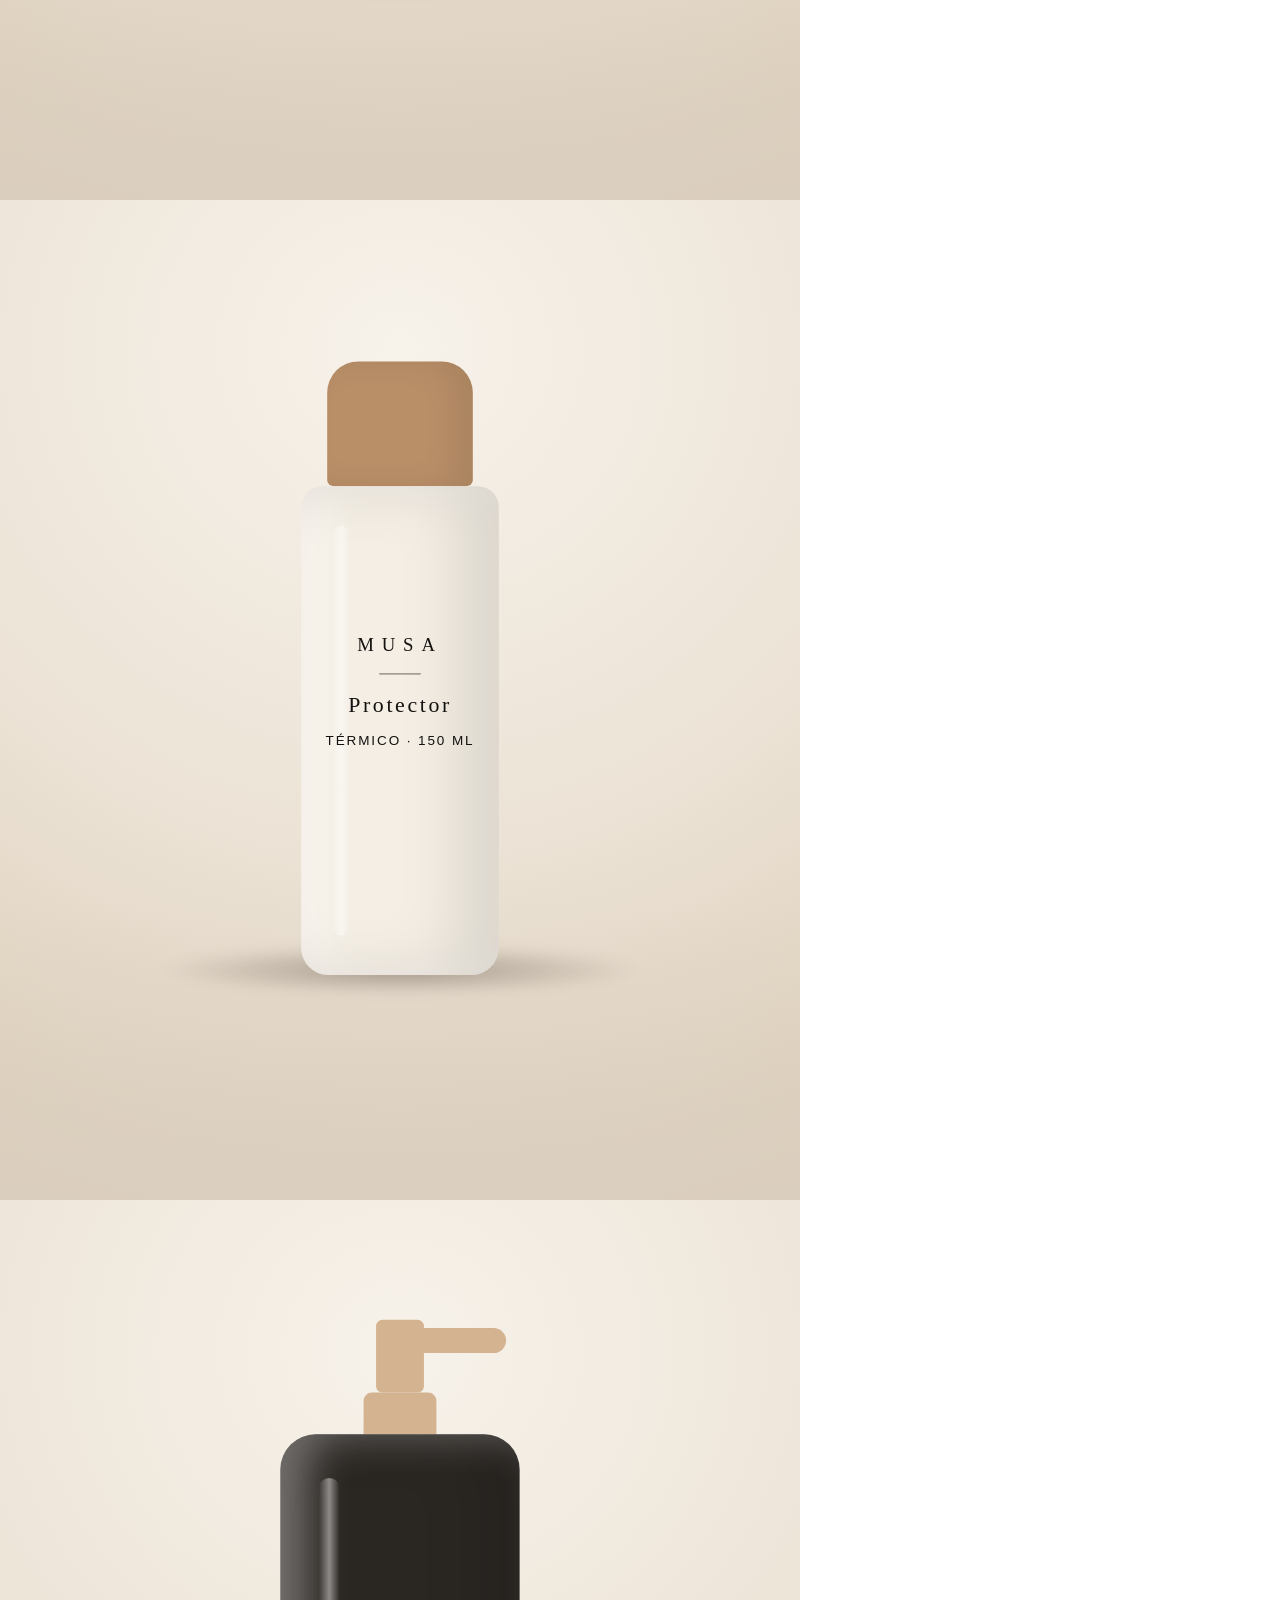
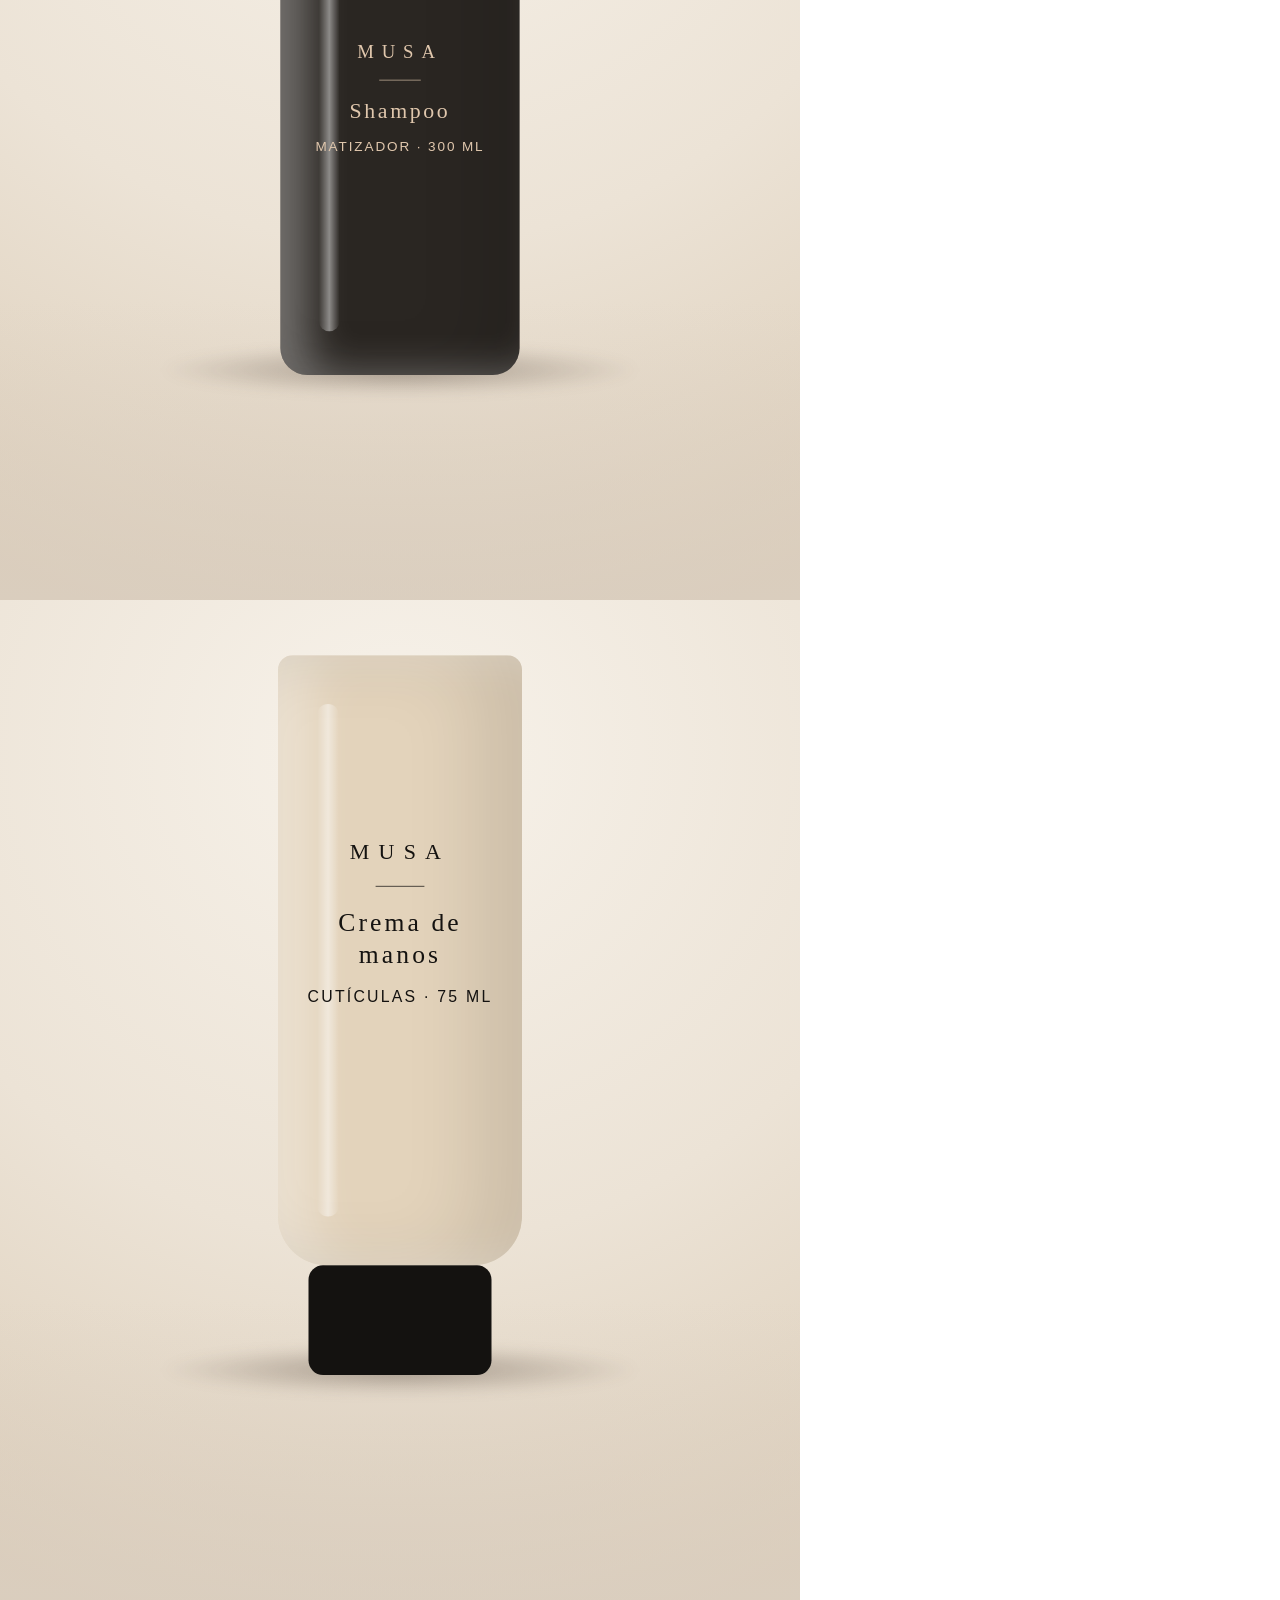
<file: tools/products.html>
<!doctype html>
<html><head><meta charset="utf-8">
<style>
/* Packshots de producto para el prototipo (se capturan con tools/build_products.js) */
body{margin:0;font-family:Georgia,"Times New Roman",serif}
.shot{width:800px;height:1000px;position:relative;overflow:hidden;
  background:radial-gradient(120% 90% at 50% 15%, #F7F2EA 0%, #ECE3D6 55%, #DCCDB8 100%)}
.shot::after{content:"";position:absolute;left:0;right:0;bottom:0;height:300px;background:linear-gradient(#0000,#d9cec1aa)}
.floor{position:absolute;left:50%;bottom:205px;transform:translateX(-50%);width:480px;height:50px;border-radius:50%;
  background:radial-gradient(closest-side, rgba(60,45,35,.38), rgba(60,45,35,0));filter:blur(6px);z-index:1}
.obj{position:absolute;left:50%;bottom:225px;transform:translateX(-50%) scale(1.22);transform-origin:50% 100%;z-index:2}
.body{position:relative;border-radius:34px 34px 26px 26px;box-shadow:inset -38px 0 60px rgba(0,0,0,.10), inset 26px 0 40px rgba(255,255,255,.35)}
.body::before{content:"";position:absolute;top:8%;bottom:8%;left:16%;width:9%;border-radius:20px;background:linear-gradient(90deg,#fff0,#ffffff70,#fff0)}
.label{position:absolute;left:0;right:0;text-align:center;letter-spacing:.12em;font-size:21px;line-height:1.25;padding:0 14px}
.label b{display:block;font-weight:400;letter-spacing:.42em;font-size:18px}
.label small{display:block;font-family:Helvetica,Arial,sans-serif;font-size:13px;letter-spacing:.14em;margin-top:14px;white-space:nowrap;text-transform:uppercase}
.label i{display:block;width:40px;height:1px;background:currentColor;margin:16px auto;opacity:.6}
/* tipos */
.obj.pump,.obj.spray{transform:translateX(-50%) scale(1.04)}
.pump .body{width:230px;height:520px}
.pump .neck{width:70px;height:40px;margin:0 auto;border-radius:8px 8px 0 0}
.pump .head{width:46px;height:70px;margin:0 auto;border-radius:6px}
.pump .nozzle{position:absolute;top:8px;left:50%;width:110px;height:24px;border-radius:12px;margin-left:-8px}
.tube .body{width:200px;height:500px;border-radius:12px 12px 40px 40px;clip-path:polygon(0 0,100% 0,100% 100%,0 100%)}
.tube .cap{width:150px;height:90px;margin:0 auto;border-radius:12px}
.tube .stack{display:flex;flex-direction:column-reverse}
.jar .lid{width:330px;height:80px;border-radius:14px 14px 6px 6px;margin:0 auto}
.jar .body{width:310px;height:200px;margin:0 auto;border-radius:10px 10px 34px 34px}
.drop .bulb{width:52px;height:110px;margin:0 auto;border-radius:26px 26px 8px 8px}
.drop .collar{width:96px;height:56px;margin:0 auto;border-radius:6px}
.drop .body{width:200px;height:300px;border-radius:36px 36px 26px 26px}
.spray .cap{width:140px;height:120px;margin:0 auto;border-radius:30px 30px 6px 6px}
.spray .body{width:190px;height:470px;border-radius:20px 20px 26px 26px}
</style></head><body>
<div id="out"></div>
<script>
const P = {
  cream:{body:"#F4EEE4",ink:"#141210",cap:"#B98F68"},
  ink:{body:"#151311",ink:"#E0C7AD",cap:"#B98F68"},
  mauve:{body:"#1E1B18",ink:"#E8D3BC",cap:"#141210"},
  sand:{body:"#E3D3BB",ink:"#141210",cap:"#141210"},
  amber:{body:"#A88262",ink:"#FBF3E2",cap:"#141210"},
  lilac:{body:"#2A2622",ink:"#E0C7AD",cap:"#D4B391"},
};
const items = [
  ["shampoo-hidratante","pump","cream","Shampoo","Hidratante · 300 ml"],
  ["acondicionador","pump","sand","Acondicionador","Hidratante · 300 ml"],
  ["crema-peinar","tube","mauve","Crema de peinar","Anti frizz · 200 ml"],
  ["mascarilla","jar","ink","Mascarilla","Reparadora · 250 ml"],
  ["aceite-argan","drop","amber","Aceite capilar","Argán · 50 ml"],
  ["protector-termico","spray","cream","Protector","Térmico · 150 ml"],
  ["shampoo-matizador","pump","lilac","Shampoo","Matizador · 300 ml"],
  ["crema-manos","tube","sand","Crema de manos","Cutículas · 75 ml"],
];
const lab = (c,t,s,top) => `<div class="label" style="color:${c.ink};top:${top}"><b>MUSA</b><i></i>${t.replace(/ /g,"&nbsp;").replace("&nbsp;de&nbsp;"," de ")}<small>${s}</small></div>`;
document.getElementById("out").innerHTML = items.map(([id,type,pal,t,s]) => {
  const c=P[pal]; let o="";
  if(type==="pump") o=`<div class="nozzle" style="background:${c.cap}"></div><div class="head" style="background:${c.cap}"></div><div class="neck" style="background:${c.cap}"></div><div class="body" style="background:${c.body}">${lab(c,t,s,"38%")}</div>`;
  if(type==="tube") o=`<div class="body" style="background:${c.body}">${lab(c,t,s,"30%")}</div><div class="cap" style="background:${c.cap}"></div>`;
  if(type==="jar") o=`<div class="lid" style="background:${c.cap}"></div><div class="body" style="background:${c.body}">${lab(c,t,s,"18%")}</div>`;
  if(type==="drop") o=`<div class="bulb" style="background:${c.cap}"></div><div class="collar" style="background:#C9B79F"></div><div class="body" style="background:${c.body}">${lab(c,t,s,"24%")}</div>`;
  if(type==="spray") o=`<div class="cap" style="background:${c.cap};box-shadow:inset -20px 0 30px rgba(0,0,0,.08)"></div><div class="body" style="background:${c.body}">${lab(c,t,s,"30%")}</div>`;
  return `<div class="shot" id="${id}"><div class="floor"></div><div class="obj ${type}">${o}</div></div>`;
}).join("");
</script></body></html>
</file>
